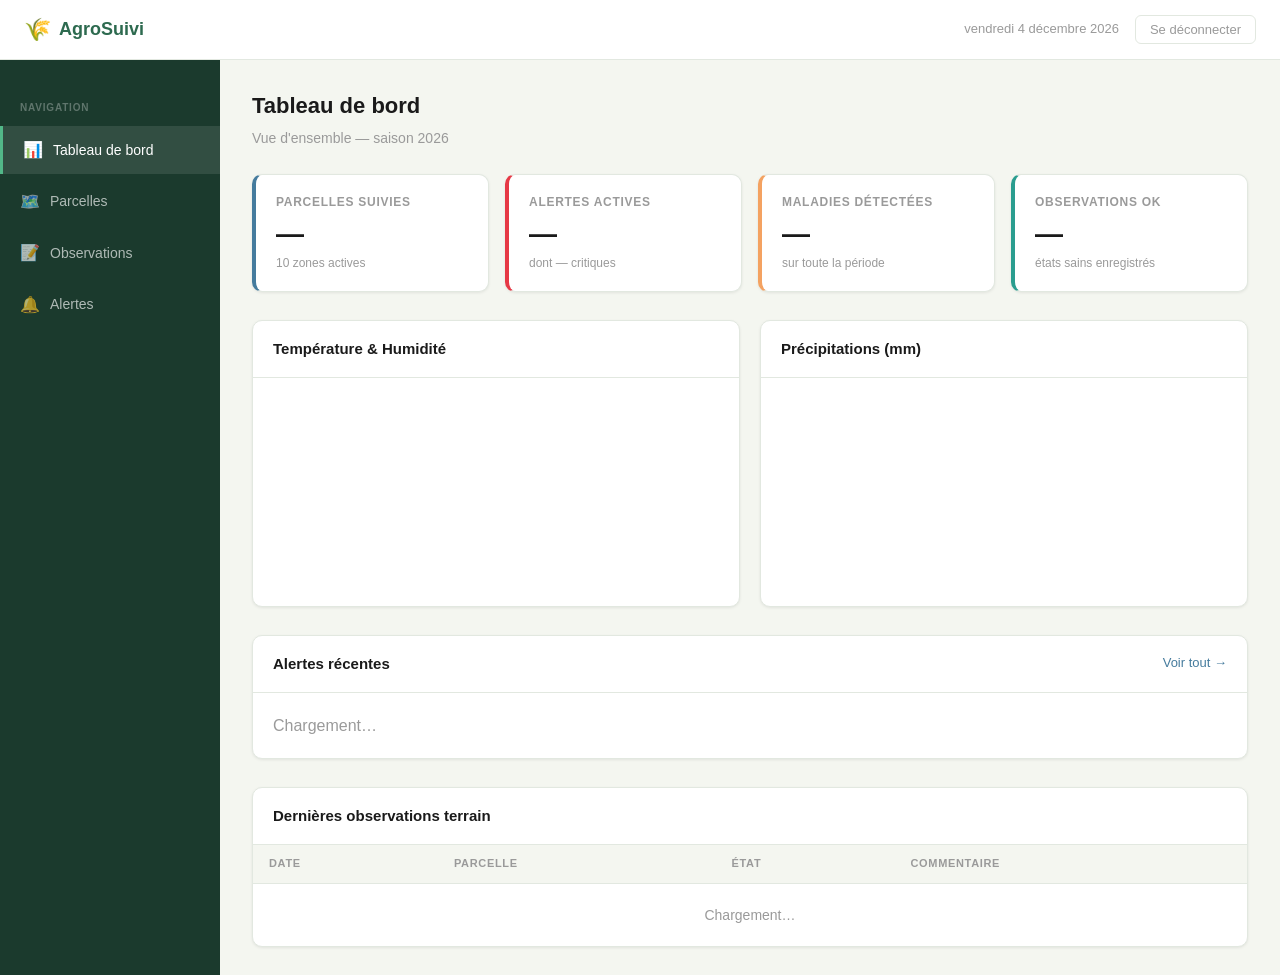
<file: frontend/index.html>
<!DOCTYPE html>
<html lang="fr">
<head>
  <meta charset="UTF-8">
  <meta name="viewport" content="width=device-width, initial-scale=1.0">
  <title>AgroSuivi — Tableau de bord</title>
  <meta name="description" content="Plateforme de suivi agricole : parcelles, météo, alertes et observations en temps réel.">
  <meta name="robots" content="index, follow">
  <meta property="og:title" content="AgroSuivi — Tableau de bord">
  <meta property="og:description" content="Suivi des cultures, alertes et météo agricole.">
  <meta property="og:type" content="website">
  <link rel="icon" href="data:image/svg+xml,<svg xmlns='http://www.w3.org/2000/svg' viewBox='0 0 100 100'><text y='.9em' font-size='90'>🌾</text></svg>">
  <link rel="stylesheet" href="css/reset.css">
  <link rel="stylesheet" href="css/variables.css">
  <link rel="stylesheet" href="css/main.css">
</head>
<body>
<div class="app-layout">

  <header class="topbar">
    <div class="topbar-logo"><span>🌾</span> AgroSuivi</div>
    <div class="topbar-right">
      <div class="topbar-date" id="topbar-date"></div>
      <button class="btn-logout" onclick="logout()">Se déconnecter</button>
    </div>
  </header>

  <nav class="sidebar">
    <div class="nav-section">Navigation</div>
    <a href="index.html"        class="nav-item active"><span class="nav-icon">📊</span> Tableau de bord</a>
    <a href="parcelles.html"    class="nav-item"><span class="nav-icon">🗺️</span> Parcelles</a>
    <a href="observations.html" class="nav-item"><span class="nav-icon">📝</span> Observations</a>
    <a href="alertes.html"      class="nav-item"><span class="nav-icon">🔔</span> Alertes</a>
  </nav>

  <main class="main-content">
    <h1 class="page-title">Tableau de bord</h1>
    <p class="page-subtitle">Vue d'ensemble — saison 2026</p>

    <div class="kpi-grid">
      <div class="kpi-card info">
        <div class="kpi-label">Parcelles suivies</div>
        <div class="kpi-value" id="kpi-parcelles">—</div>
        <div class="kpi-sub">10 zones actives</div>
      </div>
      <div class="kpi-card danger">
        <div class="kpi-label">Alertes actives</div>
        <div class="kpi-value" id="kpi-alertes">—</div>
        <div class="kpi-sub">dont <span id="kpi-critiques">—</span> critiques</div>
      </div>
      <div class="kpi-card warning">
        <div class="kpi-label">Maladies détectées</div>
        <div class="kpi-value" id="kpi-maladies">—</div>
        <div class="kpi-sub">sur toute la période</div>
      </div>
      <div class="kpi-card success">
        <div class="kpi-label">Observations OK</div>
        <div class="kpi-value" id="kpi-ok">—</div>
        <div class="kpi-sub">états sains enregistrés</div>
      </div>
    </div>

    <div style="display:grid;grid-template-columns:1fr 1fr;gap:20px;margin-bottom:28px;">
      <div class="card">
        <div class="card-header">Température & Humidité</div>
        <div class="card-body"><canvas id="chart-meteo" height="180"></canvas></div>
      </div>
      <div class="card">
        <div class="card-header">Précipitations (mm)</div>
        <div class="card-body"><canvas id="chart-pluie" height="180"></canvas></div>
      </div>
    </div>

    <div class="card" style="margin-bottom:28px;">
      <div class="card-header">
        Alertes récentes
        <a href="alertes.html" style="font-size:13px;color:var(--color-info);font-weight:400;">Voir tout →</a>
      </div>
      <div class="card-body" id="alertes-container">
        <p style="color:var(--text-muted)">Chargement…</p>
      </div>
    </div>

    <div class="card">
      <div class="card-header">Dernières observations terrain</div>
      <div style="padding:0;">
        <table class="data-table">
          <thead><tr><th>Date</th><th>Parcelle</th><th>État</th><th>Commentaire</th></tr></thead>
          <tbody id="obs-tbody">
            <tr><td colspan="4" style="text-align:center;color:var(--text-muted);padding:20px;">Chargement…</td></tr>
          </tbody>
        </table>
      </div>
    </div>
  </main>
</div>

<script src="js/chart.umd.min.js"></script>
<script src="js/api.js"></script>
<script src="js/dashboard.js"></script>
</body>
</html>
</file>
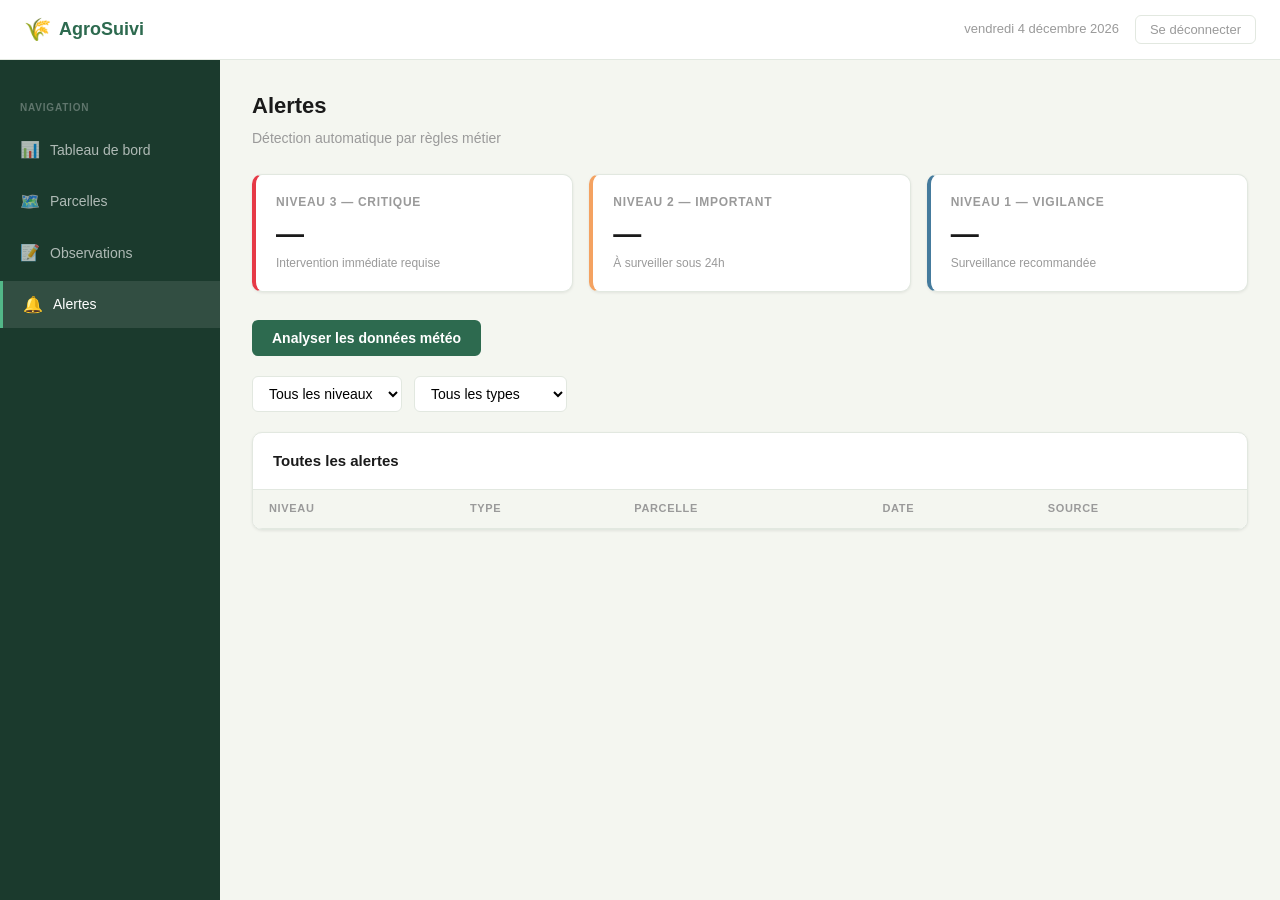
<file: frontend/alertes.html>
<!DOCTYPE html>
<html lang="fr">
<head>
  <meta charset="UTF-8">
  <meta name="viewport" content="width=device-width, initial-scale=1.0">
  <title>AgroSuivi — Alertes</title>
  <meta name="description" content="Alertes agricoles actives : risques maladies et stress hydrique.">
  <link rel="icon" href="data:image/svg+xml,<svg xmlns='http://www.w3.org/2000/svg' viewBox='0 0 100 100'><text y='.9em' font-size='90'>🌾</text></svg>">
  <link rel="stylesheet" href="css/reset.css">
  <link rel="stylesheet" href="css/variables.css">
  <link rel="stylesheet" href="css/main.css">
</head>
<body>
<div class="app-layout">
  <header class="topbar">
    <div class="topbar-logo"><span>🌾</span> AgroSuivi</div>
    <div class="topbar-right">
      <div class="topbar-date" id="topbar-date"></div>
      <button class="btn-logout" onclick="logout()">Se déconnecter</button>
    </div>
  </header>
  <nav class="sidebar">
    <div class="nav-section">Navigation</div>
    <a href="index.html"        class="nav-item"><span class="nav-icon">📊</span> Tableau de bord</a>
    <a href="parcelles.html"    class="nav-item"><span class="nav-icon">🗺️</span> Parcelles</a>
    <a href="observations.html" class="nav-item"><span class="nav-icon">📝</span> Observations</a>
    <a href="alertes.html"      class="nav-item active"><span class="nav-icon">🔔</span> Alertes</a>
  </nav>
  <main class="main-content">
    <h1 class="page-title">Alertes</h1>
    <p class="page-subtitle">Détection automatique par règles métier</p>

    <div class="kpi-grid" style="grid-template-columns:repeat(3,1fr);">
      <div class="kpi-card danger">
        <div class="kpi-label">Niveau 3 — Critique</div>
        <div class="kpi-value" id="count-3">—</div>
        <div class="kpi-sub">Intervention immédiate requise</div>
      </div>
      <div class="kpi-card warning">
        <div class="kpi-label">Niveau 2 — Important</div>
        <div class="kpi-value" id="count-2">—</div>
        <div class="kpi-sub">À surveiller sous 24h</div>
      </div>
      <div class="kpi-card info">
        <div class="kpi-label">Niveau 1 — Vigilance</div>
        <div class="kpi-value" id="count-1">—</div>
        <div class="kpi-sub">Surveillance recommandée</div>
      </div>
    </div>

    <div style="margin-bottom:20px;display:flex;align-items:center;gap:12px;flex-wrap:wrap;">
      <button onclick="lancerAnalyse()"
        style="padding:10px 20px;background:var(--color-primary);color:#fff;border:none;border-radius:var(--radius-sm);font-size:14px;font-weight:600;">
        Analyser les données météo
      </button>
      <span id="analyse-msg" style="font-size:13px;color:var(--text-muted);"></span>
    </div>

    <div style="display:flex;gap:12px;margin-bottom:20px;flex-wrap:wrap;">
      <select id="filtre-niveau" style="padding:8px 12px;border:1px solid var(--border);border-radius:var(--radius-sm);font-size:14px;background:var(--bg-card);">
        <option value="">Tous les niveaux</option>
        <option value="3">Critique (3)</option>
        <option value="2">Important (2)</option>
        <option value="1">Vigilance (1)</option>
      </select>
      <select id="filtre-type" style="padding:8px 12px;border:1px solid var(--border);border-radius:var(--radius-sm);font-size:14px;background:var(--bg-card);">
        <option value="">Tous les types</option>
        <option>Risque maladie</option><option>Stress hydrique</option>
        <option>Excès eau</option><option>Maladie détectée</option>
      </select>
    </div>

    <div class="card">
      <div class="card-header">Toutes les alertes</div>
      <div style="padding:0;">
        <table class="data-table">
          <thead><tr><th>Niveau</th><th>Type</th><th>Parcelle</th><th>Date</th><th>Source</th></tr></thead>
          <tbody id="alertes-tbody"></tbody>
        </table>
      </div>
    </div>
  </main>
</div>
<script src="js/api.js"></script>
<script src="js/alertes.js"></script>
</body>
</html>
</file>
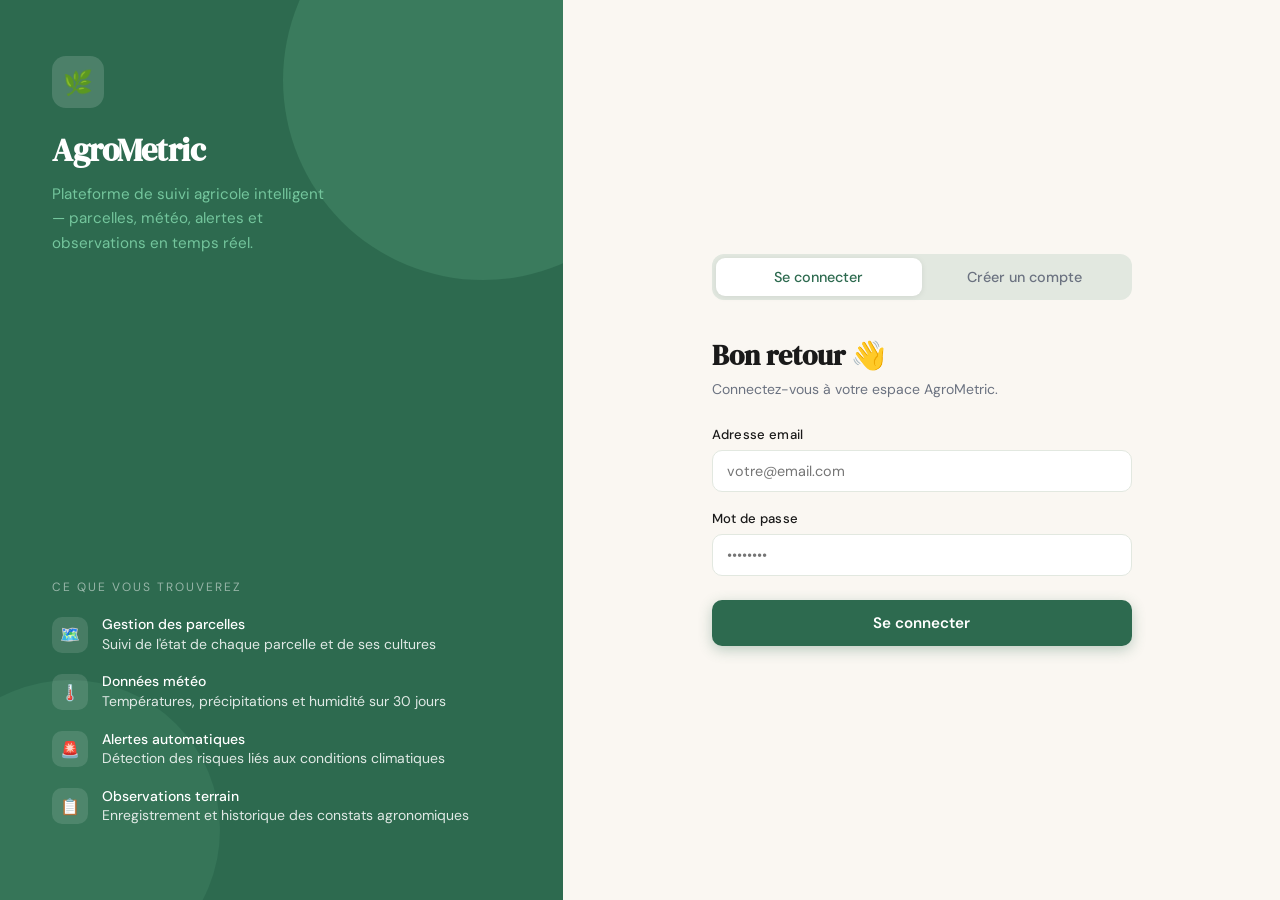
<file: frontend/login.html>
<!DOCTYPE html>
<html lang="fr">
<head>
  <meta charset="UTF-8" />
  <meta name="viewport" content="width=device-width, initial-scale=1.0" />
  <title>AgroMetric — Connexion</title>
  <link href="https://fonts.googleapis.com/css2?family=DM+Sans:ital,wght@0,300;0,400;0,500;0,600;1,400&family=DM+Serif+Display&display=swap" rel="stylesheet" />
  <style>
    *, *::before, *::after { box-sizing: border-box; margin: 0; padding: 0; }

    :root {
      --green:      #2d6a4f;
      --green-mid:  #40916c;
      --green-light:#74c69d;
      --green-pale: #d8f3dc;
      --soil:       #a0522d;
      --cream:      #faf7f2;
      --white:      #ffffff;
      --text:       #1a1a1a;
      --muted:      #6b7280;
      --border:     #e2e8e0;
      --error:      #dc2626;
      --success:    #16a34a;
      --shadow:     0 4px 24px rgba(45,106,79,0.10);
    }

    body {
      font-family: 'DM Sans', sans-serif;
      background: var(--cream);
      color: var(--text);
      min-height: 100vh;
      display: flex;
      align-items: stretch;
    }

    /* ── LEFT PANEL ── */
    .panel-left {
      width: 44%;
      background: var(--green);
      display: flex;
      flex-direction: column;
      justify-content: space-between;
      padding: 56px 52px;
      position: relative;
      overflow: hidden;
    }

    .panel-left::before {
      content: '';
      position: absolute;
      top: -120px; right: -120px;
      width: 400px; height: 400px;
      border-radius: 50%;
      background: rgba(116,198,157,0.18);
    }

    .panel-left::after {
      content: '';
      position: absolute;
      bottom: -80px; left: -80px;
      width: 300px; height: 300px;
      border-radius: 50%;
      background: rgba(116,198,157,0.12);
    }

    .brand {
      position: relative; z-index: 1;
    }

    .brand-icon {
      width: 52px; height: 52px;
      background: rgba(255,255,255,0.15);
      border-radius: 14px;
      display: flex; align-items: center; justify-content: center;
      margin-bottom: 20px;
      font-size: 24px;
    }

    .brand h1 {
      font-family: 'DM Serif Display', serif;
      font-size: 2rem;
      color: #fff;
      letter-spacing: -0.5px;
      margin-bottom: 10px;
    }

    .brand p {
      color: var(--green-light);
      font-size: 0.95rem;
      line-height: 1.6;
      max-width: 280px;
    }

    .features {
      position: relative; z-index: 1;
    }

    .features-title {
      color: rgba(255,255,255,0.5);
      font-size: 0.75rem;
      text-transform: uppercase;
      letter-spacing: 2px;
      margin-bottom: 20px;
    }

    .feature-item {
      display: flex;
      align-items: center;
      gap: 14px;
      margin-bottom: 18px;
    }

    .feature-dot {
      width: 36px; height: 36px;
      min-width: 36px;
      background: rgba(255,255,255,0.12);
      border-radius: 10px;
      display: flex; align-items: center; justify-content: center;
      font-size: 16px;
    }

    .feature-text {
      color: rgba(255,255,255,0.85);
      font-size: 0.875rem;
      line-height: 1.4;
    }

    .feature-text strong {
      color: #fff;
      display: block;
      font-weight: 500;
    }

    /* ── RIGHT PANEL ── */
    .panel-right {
      flex: 1;
      display: flex;
      align-items: center;
      justify-content: center;
      padding: 48px 40px;
    }

    .card {
      width: 100%;
      max-width: 420px;
    }

    /* ── TABS ── */
    .tabs {
      display: flex;
      background: var(--border);
      border-radius: 12px;
      padding: 4px;
      margin-bottom: 36px;
    }

    .tab-btn {
      flex: 1;
      padding: 10px 0;
      border: none;
      background: transparent;
      border-radius: 9px;
      font-family: 'DM Sans', sans-serif;
      font-size: 0.9rem;
      font-weight: 500;
      color: var(--muted);
      cursor: pointer;
      transition: all .2s;
    }

    .tab-btn.active {
      background: var(--white);
      color: var(--green);
      box-shadow: 0 1px 6px rgba(0,0,0,0.08);
    }

    /* ── FORM ── */
    .form-title {
      font-family: 'DM Serif Display', serif;
      font-size: 1.75rem;
      color: var(--text);
      margin-bottom: 6px;
    }

    .form-subtitle {
      color: var(--muted);
      font-size: 0.875rem;
      margin-bottom: 28px;
    }

    .form-panel { display: none; }
    .form-panel.active { display: block; }

    .form-row {
      display: flex;
      gap: 14px;
    }

    .form-group {
      margin-bottom: 18px;
      flex: 1;
    }

    label {
      display: block;
      font-size: 0.82rem;
      font-weight: 500;
      color: var(--text);
      margin-bottom: 7px;
      letter-spacing: 0.3px;
    }

    input {
      width: 100%;
      padding: 11px 14px;
      border: 1.5px solid var(--border);
      border-radius: 10px;
      font-family: 'DM Sans', sans-serif;
      font-size: 0.9rem;
      color: var(--text);
      background: var(--white);
      outline: none;
      transition: border-color .2s, box-shadow .2s;
    }

    input:focus {
      border-color: var(--green-mid);
      box-shadow: 0 0 0 3px rgba(64,145,108,0.12);
    }

    input.error-field { border-color: var(--error); }

    .btn-submit {
      width: 100%;
      padding: 13px;
      background: var(--green);
      color: #fff;
      border: none;
      border-radius: 10px;
      font-family: 'DM Sans', sans-serif;
      font-size: 0.95rem;
      font-weight: 600;
      cursor: pointer;
      margin-top: 6px;
      transition: background .2s, transform .1s, box-shadow .2s;
      box-shadow: 0 4px 14px rgba(45,106,79,0.3);
    }

    .btn-submit:hover { background: var(--green-mid); box-shadow: 0 6px 18px rgba(45,106,79,0.35); }
    .btn-submit:active { transform: scale(0.99); }
    .btn-submit:disabled { opacity: .6; cursor: not-allowed; }

    /* ── MESSAGES ── */
    .msg {
      padding: 11px 14px;
      border-radius: 9px;
      font-size: 0.875rem;
      margin-bottom: 16px;
      display: none;
    }

    .msg.error   { background: #fef2f2; color: var(--error);   border: 1px solid #fecaca; display: block; }
    .msg.success { background: #f0fdf4; color: var(--success);  border: 1px solid #bbf7d0; display: block; }

    /* ── DIVIDER ── */
    .divider {
      display: flex;
      align-items: center;
      gap: 12px;
      margin: 20px 0;
      color: var(--muted);
      font-size: 0.8rem;
    }

    .divider::before, .divider::after {
      content: '';
      flex: 1;
      height: 1px;
      background: var(--border);
    }

    /* ── RESPONSIVE ── */
    @media (max-width: 768px) {
      body { flex-direction: column; }
      .panel-left { width: 100%; padding: 36px 28px; min-height: auto; }
      .features { display: none; }
      .panel-right { padding: 36px 24px; }
    }
  </style>
</head>
<body>

  <!-- PANNEAU GAUCHE -->
  <div class="panel-left">
    <div class="brand">
      <div class="brand-icon">🌿</div>
      <h1>AgroMetric</h1>
      <p>Plateforme de suivi agricole intelligent — parcelles, météo, alertes et observations en temps réel.</p>
    </div>

    <div class="features">
      <p class="features-title">Ce que vous trouverez</p>

      <div class="feature-item">
        <div class="feature-dot">🗺️</div>
        <div class="feature-text">
          <strong>Gestion des parcelles</strong>
          Suivi de l'état de chaque parcelle et de ses cultures
        </div>
      </div>

      <div class="feature-item">
        <div class="feature-dot">🌡️</div>
        <div class="feature-text">
          <strong>Données météo</strong>
          Températures, précipitations et humidité sur 30 jours
        </div>
      </div>

      <div class="feature-item">
        <div class="feature-dot">🚨</div>
        <div class="feature-text">
          <strong>Alertes automatiques</strong>
          Détection des risques liés aux conditions climatiques
        </div>
      </div>

      <div class="feature-item">
        <div class="feature-dot">📋</div>
        <div class="feature-text">
          <strong>Observations terrain</strong>
          Enregistrement et historique des constats agronomiques
        </div>
      </div>
    </div>
  </div>

  <!-- PANNEAU DROIT -->
  <div class="panel-right">
    <div class="card">

      <!-- Tabs -->
      <div class="tabs">
        <button class="tab-btn active" onclick="switchTab('login')">Se connecter</button>
        <button class="tab-btn" onclick="switchTab('register')">Créer un compte</button>
      </div>

      <!-- ── CONNEXION ── -->
      <div class="form-panel active" id="panel-login">
        <h2 class="form-title">Bon retour 👋</h2>
        <p class="form-subtitle">Connectez-vous à votre espace AgroMetric.</p>

        <div class="msg" id="login-msg"></div>

        <div class="form-group">
          <label for="login-email">Adresse email</label>
          <input type="email" id="login-email" placeholder="votre@email.com" autocomplete="email" />
        </div>

        <div class="form-group">
          <label for="login-password">Mot de passe</label>
          <input type="password" id="login-password" placeholder="••••••••" autocomplete="current-password" />
        </div>

        <button class="btn-submit" id="btn-login" onclick="handleLogin()">Se connecter</button>
      </div>

      <!-- ── INSCRIPTION ── -->
      <div class="form-panel" id="panel-register">
        <h2 class="form-title">Créer un compte</h2>
        <p class="form-subtitle">Rejoignez AgroMetric en quelques secondes.</p>

        <div class="msg" id="register-msg"></div>

        <div class="form-row">
          <div class="form-group">
            <label for="reg-prenom">Prénom</label>
            <input type="text" id="reg-prenom" placeholder="Jean" />
          </div>
          <div class="form-group">
            <label for="reg-nom">Nom</label>
            <input type="text" id="reg-nom" placeholder="Dupont" />
          </div>
        </div>

        <div class="form-group">
          <label for="reg-email">Adresse email</label>
          <input type="email" id="reg-email" placeholder="votre@email.com" autocomplete="email" />
        </div>

        <div class="form-group">
          <label for="reg-password">Mot de passe <span style="color:var(--muted);font-weight:400">(6 caractères min.)</span></label>
          <input type="password" id="reg-password" placeholder="••••••••" autocomplete="new-password" />
        </div>

        <div class="form-group">
          <label for="reg-confirm">Confirmer le mot de passe</label>
          <input type="password" id="reg-confirm" placeholder="••••••••" autocomplete="new-password" />
        </div>

        <button class="btn-submit" id="btn-register" onclick="handleRegister()">Créer mon compte</button>
      </div>

    </div>
  </div>

  <script>
    // ── Adresse de l'API (même origin si servi par Nginx, sinon VM IP)
    const API_BASE = 'http://192.168.16.134/api';

    // ── Switcher onglets ──────────────────────────────────────
    function switchTab(tab) {
      document.querySelectorAll('.tab-btn').forEach((b, i) => {
        b.classList.toggle('active', (i === 0 && tab === 'login') || (i === 1 && tab === 'register'));
      });
      document.getElementById('panel-login').classList.toggle('active', tab === 'login');
      document.getElementById('panel-register').classList.toggle('active', tab === 'register');
      clearMessages();
    }

    function clearMessages() {
      ['login-msg', 'register-msg'].forEach(id => {
        const el = document.getElementById(id);
        el.className = 'msg';
        el.textContent = '';
      });
    }

    function showMsg(id, text, type) {
      const el = document.getElementById(id);
      el.textContent = text;
      el.className = 'msg ' + type;
    }

    // ── Connexion ─────────────────────────────────────────────
    async function handleLogin() {
      const email    = document.getElementById('login-email').value.trim();
      const password = document.getElementById('login-password').value;

      if (!email || !password) {
        showMsg('login-msg', 'Veuillez remplir tous les champs.', 'error');
        return;
      }

      const btn = document.getElementById('btn-login');
      btn.disabled = true;
      btn.textContent = 'Connexion…';

      try {
        const res = await fetch(`${API_BASE}/auth/login`, {
          method: 'POST',
          headers: { 'Content-Type': 'application/json' },
          body: JSON.stringify({ email, password })
        });

        const data = await res.json();

        if (!res.ok) {
          showMsg('login-msg', data.error || 'Erreur de connexion.', 'error');
        } else {
          // Sauvegarde de la session dans localStorage
          localStorage.setItem('agro_user', JSON.stringify(data.user));
          showMsg('login-msg', `Bienvenue, ${data.user.prenom} ! Redirection…`, 'success');
          setTimeout(() => { window.location.href = 'index.html'; }, 1200);
        }
      } catch (err) {
        showMsg('login-msg', 'Impossible de contacter le serveur. Vérifiez votre connexion.', 'error');
      } finally {
        btn.disabled = false;
        btn.textContent = 'Se connecter';
      }
    }

    // ── Inscription ───────────────────────────────────────────
    async function handleRegister() {
      const nom      = document.getElementById('reg-nom').value.trim();
      const prenom   = document.getElementById('reg-prenom').value.trim();
      const email    = document.getElementById('reg-email').value.trim();
      const password = document.getElementById('reg-password').value;
      const confirm  = document.getElementById('reg-confirm').value;

      if (!nom || !prenom || !email || !password || !confirm) {
        showMsg('register-msg', 'Veuillez remplir tous les champs.', 'error');
        return;
      }

      if (password.length < 6) {
        showMsg('register-msg', 'Le mot de passe doit contenir au moins 6 caractères.', 'error');
        return;
      }

      if (password !== confirm) {
        showMsg('register-msg', 'Les mots de passe ne correspondent pas.', 'error');
        return;
      }

      const btn = document.getElementById('btn-register');
      btn.disabled = true;
      btn.textContent = 'Création…';

      try {
        const res = await fetch(`${API_BASE}/auth/register`, {
          method: 'POST',
          headers: { 'Content-Type': 'application/json' },
          body: JSON.stringify({ nom, prenom, email, password })
        });

        const data = await res.json();

        if (!res.ok) {
          showMsg('register-msg', data.error || 'Erreur lors de la création du compte.', 'error');
        } else {
          showMsg('register-msg', 'Compte créé avec succès ! Vous pouvez maintenant vous connecter.', 'success');
          setTimeout(() => switchTab('login'), 1800);
        }
      } catch (err) {
        showMsg('register-msg', 'Impossible de contacter le serveur.', 'error');
      } finally {
        btn.disabled = false;
        btn.textContent = 'Créer mon compte';
      }
    }

    // ── Touche Entrée ─────────────────────────────────────────
    document.addEventListener('keydown', (e) => {
      if (e.key !== 'Enter') return;
      if (document.getElementById('panel-login').classList.contains('active')) {
        handleLogin();
      } else {
        handleRegister();
      }
    });

    // ── Si déjà connecté, rediriger vers le dashboard ─────────
    if (localStorage.getItem('agro_user')) {
      window.location.href = 'index.html';
    }
  </script>

</body>
</html>
</file>
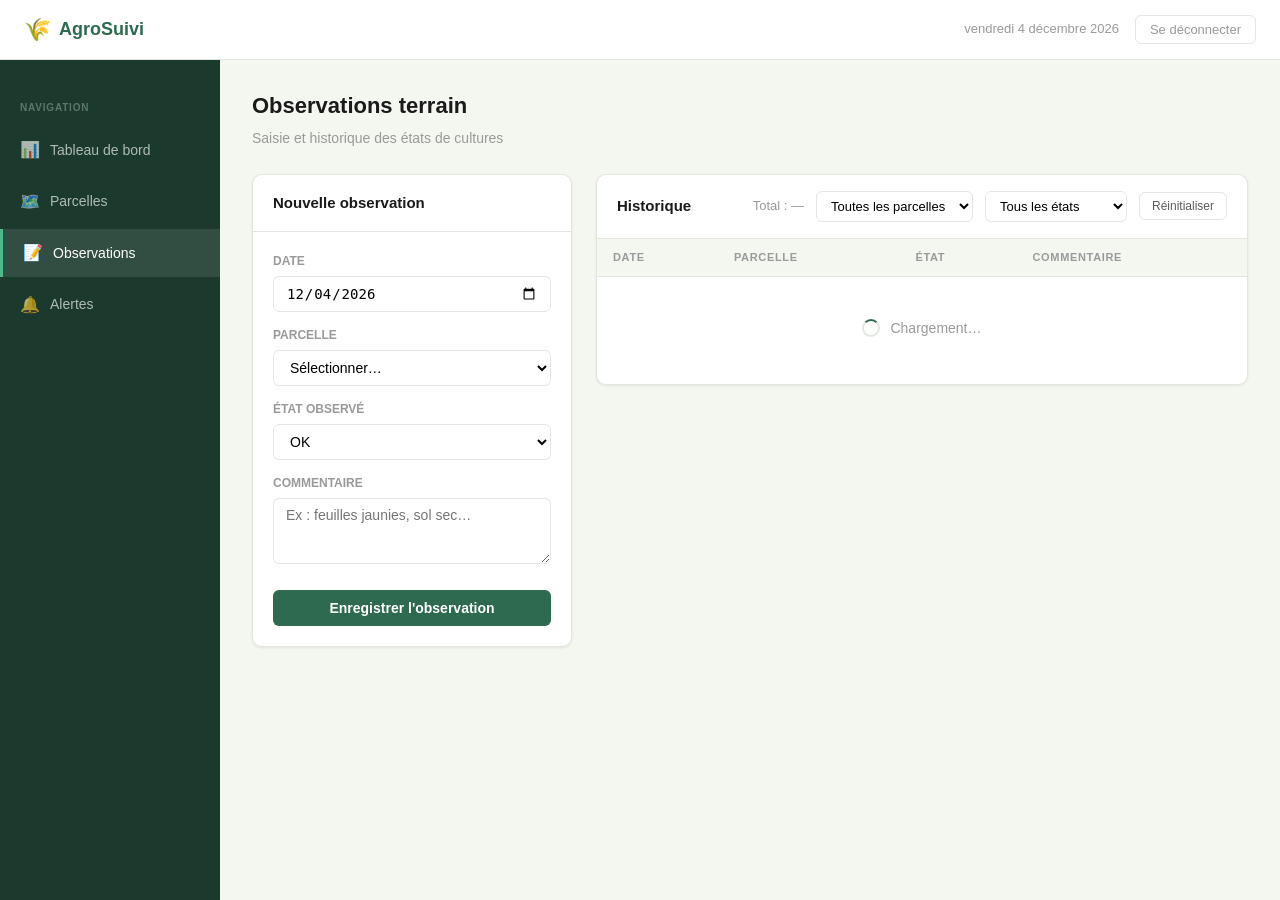
<file: frontend/observations.html>
<!DOCTYPE html>
<html lang="fr">
<head>
  <meta charset="UTF-8">
  <meta name="viewport" content="width=device-width, initial-scale=1.0">
  <title>AgroSuivi — Observations</title>
  <meta name="description" content="Saisie et historique des observations terrain.">
  <link rel="icon" href="data:image/svg+xml,<svg xmlns='http://www.w3.org/2000/svg' viewBox='0 0 100 100'><text y='.9em' font-size='90'>🌾</text></svg>">
  <link rel="stylesheet" href="css/reset.css">
  <link rel="stylesheet" href="css/variables.css">
  <link rel="stylesheet" href="css/main.css">
  <style>
    @keyframes spin { to { transform: rotate(360deg); } }
  </style>
</head>
<body>
<div class="app-layout">
  <header class="topbar">
    <div class="topbar-logo"><span>🌾</span> AgroSuivi</div>
    <div class="topbar-right">
      <div class="topbar-date" id="topbar-date"></div>
      <button class="btn-logout" onclick="logout()">Se déconnecter</button>
    </div>
  </header>
  <nav class="sidebar">
    <div class="nav-section">Navigation</div>
    <a href="index.html"        class="nav-item"><span class="nav-icon">📊</span> Tableau de bord</a>
    <a href="parcelles.html"    class="nav-item"><span class="nav-icon">🗺️</span> Parcelles</a>
    <a href="observations.html" class="nav-item active"><span class="nav-icon">📝</span> Observations</a>
    <a href="alertes.html"      class="nav-item"><span class="nav-icon">🔔</span> Alertes</a>
  </nav>
  <main class="main-content">
    <h1 class="page-title">Observations terrain</h1>
    <p class="page-subtitle">Saisie et historique des états de cultures</p>

    <div style="display:grid;grid-template-columns:320px 1fr;gap:24px;align-items:start;">

      <div class="card">
        <div class="card-header">Nouvelle observation</div>
        <div class="card-body">
          <div id="form-msg" style="display:none;padding:10px 14px;border-radius:var(--radius-sm);margin-bottom:14px;font-size:14px;"></div>
          <div style="margin-bottom:14px;">
            <label style="font-size:12px;font-weight:600;color:var(--text-muted);display:block;margin-bottom:5px;">DATE</label>
            <input type="date" id="obs-date" style="width:100%;padding:8px 12px;border:1px solid var(--border);border-radius:var(--radius-sm);font-size:14px;">
          </div>
          <div style="margin-bottom:14px;">
            <label style="font-size:12px;font-weight:600;color:var(--text-muted);display:block;margin-bottom:5px;">PARCELLE</label>
            <select id="obs-parcelle" style="width:100%;padding:8px 12px;border:1px solid var(--border);border-radius:var(--radius-sm);font-size:14px;background:var(--bg-card);">
              <option value="">Sélectionner…</option>
            </select>
          </div>
          <div style="margin-bottom:14px;">
            <label style="font-size:12px;font-weight:600;color:var(--text-muted);display:block;margin-bottom:5px;">ÉTAT OBSERVÉ</label>
            <select id="obs-etat" style="width:100%;padding:8px 12px;border:1px solid var(--border);border-radius:var(--radius-sm);font-size:14px;background:var(--bg-card);">
              <option value="OK">OK</option>
              <option value="Risque maladie">Risque maladie</option>
              <option value="Maladie détectée">Maladie détectée</option>
              <option value="Stress hydrique">Stress hydrique</option>
            </select>
          </div>
          <div style="margin-bottom:18px;">
            <label style="font-size:12px;font-weight:600;color:var(--text-muted);display:block;margin-bottom:5px;">COMMENTAIRE</label>
            <textarea id="obs-commentaire" rows="3" placeholder="Ex : feuilles jaunies, sol sec…"
              style="width:100%;padding:8px 12px;border:1px solid var(--border);border-radius:var(--radius-sm);font-size:14px;resize:vertical;font-family:inherit;"></textarea>
          </div>
          <button onclick="submitObservation()"
            style="width:100%;padding:10px;background:var(--color-primary);color:#fff;border:none;border-radius:var(--radius-sm);font-size:14px;font-weight:600;cursor:pointer;">
            Enregistrer l'observation
          </button>
        </div>
      </div>

      <div class="card">
        <div class="card-header">
          Historique
          <div style="display:flex;align-items:center;gap:12px;">
            <span id="obs-total" style="font-size:13px;color:var(--text-muted);font-weight:400;">Total : —</span>
            <select id="filtre-parcelle" style="padding:6px 10px;border:1px solid var(--border);border-radius:var(--radius-sm);font-size:13px;background:var(--bg-card);">
              <option value="">Toutes les parcelles</option>
            </select>
            <select id="filtre-etat" style="padding:6px 10px;border:1px solid var(--border);border-radius:var(--radius-sm);font-size:13px;background:var(--bg-card);">
              <option value="">Tous les états</option>
              <option>OK</option><option>Risque maladie</option>
              <option>Maladie détectée</option><option>Stress hydrique</option>
            </select>
            <button onclick="resetFiltres()"
              style="padding:6px 12px;border:1px solid var(--border);border-radius:var(--radius-sm);font-size:12px;background:var(--bg-card);color:var(--text-secondary);cursor:pointer;white-space:nowrap;">
              Réinitialiser
            </button>
          </div>
        </div>
        <div style="padding:0;">
          <table class="data-table">
            <thead><tr><th>Date</th><th>Parcelle</th><th>État</th><th>Commentaire</th></tr></thead>
            <tbody id="obs-tbody"></tbody>
          </table>
        </div>
      </div>

    </div>
  </main>
</div>
<script src="js/api.js"></script>
<script src="js/observations.js"></script>
</body>
</html>
</file>
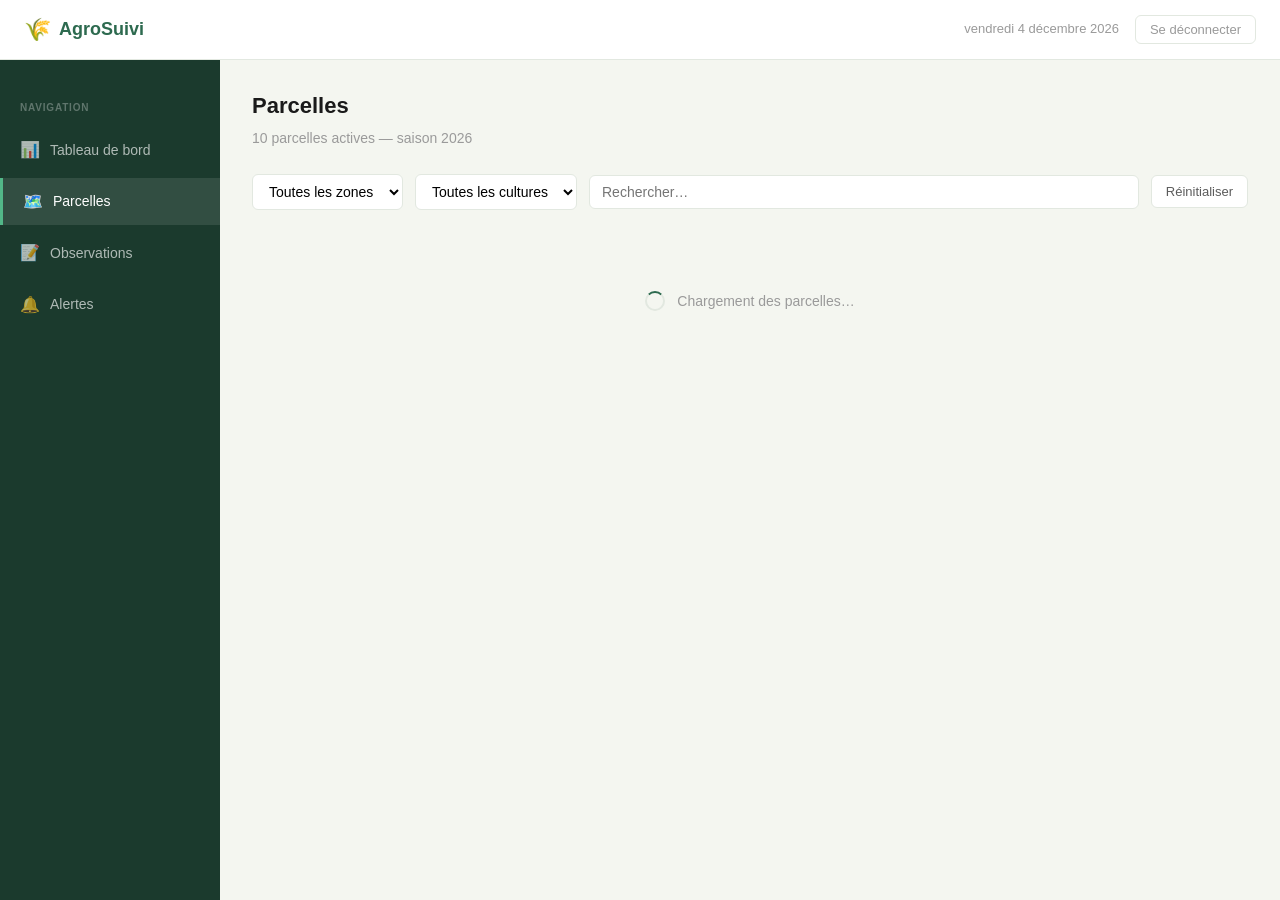
<file: frontend/parcelles.html>
<!DOCTYPE html>
<html lang="fr">
<head>
  <meta charset="UTF-8">
  <meta name="viewport" content="width=device-width, initial-scale=1.0">
  <title>AgroSuivi — Parcelles</title>
  <meta name="description" content="Gestion et suivi des parcelles agricoles.">
  <link rel="icon" href="data:image/svg+xml,<svg xmlns='http://www.w3.org/2000/svg' viewBox='0 0 100 100'><text y='.9em' font-size='90'>🌾</text></svg>">
  <link rel="stylesheet" href="css/reset.css">
  <link rel="stylesheet" href="css/variables.css">
  <link rel="stylesheet" href="css/main.css">
  <style>
    @keyframes spin { to { transform: rotate(360deg); } }
  </style>
</head>
<body>
<div class="app-layout">
  <header class="topbar">
    <div class="topbar-logo"><span>🌾</span> AgroSuivi</div>
    <div class="topbar-right">
      <div class="topbar-date" id="topbar-date"></div>
      <button class="btn-logout" onclick="logout()">Se déconnecter</button>
    </div>
  </header>
  <nav class="sidebar">
    <div class="nav-section">Navigation</div>
    <a href="index.html"        class="nav-item"><span class="nav-icon">📊</span> Tableau de bord</a>
    <a href="parcelles.html"    class="nav-item active"><span class="nav-icon">🗺️</span> Parcelles</a>
    <a href="observations.html" class="nav-item"><span class="nav-icon">📝</span> Observations</a>
    <a href="alertes.html"      class="nav-item"><span class="nav-icon">🔔</span> Alertes</a>
  </nav>
  <main class="main-content">
    <h1 class="page-title">Parcelles</h1>
    <p class="page-subtitle">10 parcelles actives — saison 2026</p>

    <div style="display:flex;gap:12px;margin-bottom:20px;flex-wrap:wrap;align-items:center;">
      <select id="filtre-zone" style="padding:8px 12px;border:1px solid var(--border);border-radius:var(--radius-sm);font-size:14px;background:var(--bg-card);">
        <option value="">Toutes les zones</option>
        <option>Zone A</option><option>Zone B</option><option>Zone C</option><option>Zone D</option><option>Zone E</option>
      </select>
      <select id="filtre-culture" style="padding:8px 12px;border:1px solid var(--border);border-radius:var(--radius-sm);font-size:14px;background:var(--bg-card);">
        <option value="">Toutes les cultures</option>
        <option>Blé</option><option>Maïs</option><option>Orge</option><option>Tournesol</option><option>Colza</option>
      </select>
      <input type="text" id="filtre-search" placeholder="Rechercher…"
        style="padding:8px 12px;border:1px solid var(--border);border-radius:var(--radius-sm);font-size:14px;flex:1;min-width:160px;">
      <button onclick="resetFiltres()"
        style="padding:8px 14px;border:1px solid var(--border);border-radius:var(--radius-sm);font-size:13px;background:var(--bg-card);color:var(--text-secondary);cursor:pointer;white-space:nowrap;">
        Réinitialiser
      </button>
    </div>

    <div id="parcelles-grid" style="display:grid;grid-template-columns:repeat(auto-fill,minmax(280px,1fr));gap:16px;"></div>

    <div id="modal-overlay" style="display:none;position:fixed;inset:0;background:rgba(0,0,0,0.4);z-index:200;align-items:center;justify-content:center;padding:20px;">
      <div style="background:var(--bg-card);border-radius:var(--radius);width:100%;max-width:520px;overflow:hidden;">
        <div style="padding:18px 22px;border-bottom:1px solid var(--border);display:flex;justify-content:space-between;align-items:center;">
          <span id="modal-title" style="font-weight:700;font-size:17px;"></span>
          <button onclick="closeModal()" style="background:none;border:none;font-size:20px;color:var(--text-muted);cursor:pointer;">✕</button>
        </div>
        <div id="modal-body" style="padding:22px;"></div>
      </div>
    </div>
  </main>
</div>
<script src="js/api.js"></script>
<script src="js/parcelles.js"></script>
</body>
</html>
</file>
<file: frontend/css/variables.css>
:root {
  --color-primary:       #2D6A4F;
  --color-primary-light: #52B788;
  --color-danger:        #E63946;
  --color-warning:       #F4A261;
  --color-success:       #2A9D8F;
  --color-info:          #457B9D;

  --bg-page:    #F4F6F0;
  --bg-card:    #FFFFFF;
  --bg-sidebar: #1B3A2D;

  --text-primary:   #1A1A1A;
  --text-secondary: #5C5C5C;
  --text-muted:     #9A9A9A;

  --border:    #E2E8E0;
  --radius:    10px;
  --radius-sm: 6px;
  --shadow:    0 1px 3px rgba(0,0,0,0.08);
  --font:      'Inter', 'Segoe UI', sans-serif;
}
</file>
<file: frontend/css/main.css>
.app-layout {
  display: grid;
  grid-template-columns: 220px 1fr;
  grid-template-rows: 60px 1fr;
  min-height: 100vh;
}

/* Topbar */
.topbar {
  grid-column: 1 / -1;
  background: var(--bg-card);
  border-bottom: 1px solid var(--border);
  display: flex;
  align-items: center;
  justify-content: space-between;
  padding: 0 24px;
}
.topbar-logo {
  font-weight: 700;
  font-size: 18px;
  color: var(--color-primary);
  display: flex;
  align-items: center;
  gap: 8px;
}
.topbar-logo span { font-size: 22px; }
.topbar-date { font-size: 13px; color: var(--text-muted); }
.topbar-right { display: flex; align-items: center; gap: 16px; }
.btn-logout {
  padding: 6px 14px;
  font-size: 13px;
  font-weight: 500;
  color: var(--text-muted);
  background: transparent;
  border: 1px solid var(--border);
  border-radius: var(--radius-sm);
  cursor: pointer;
  transition: background 0.15s, color 0.15s;
}
.btn-logout:hover { background: var(--color-danger); color: #fff; border-color: var(--color-danger); }

/* Sidebar */
.sidebar {
  background: var(--bg-sidebar);
  padding: 24px 0;
  display: flex;
  flex-direction: column;
  gap: 4px;
}
.nav-section {
  font-size: 10px;
  font-weight: 700;
  letter-spacing: 0.08em;
  text-transform: uppercase;
  color: rgba(255,255,255,0.3);
  padding: 16px 20px 6px;
}
.nav-item {
  display: flex;
  align-items: center;
  gap: 10px;
  padding: 11px 20px;
  color: rgba(255,255,255,0.65);
  font-size: 14px;
  font-weight: 500;
  transition: background 0.15s, color 0.15s;
}
.nav-item:hover, .nav-item.active {
  background: rgba(255,255,255,0.1);
  color: #fff;
}
.nav-item.active { border-left: 3px solid var(--color-primary-light); }
.nav-icon { font-size: 16px; width: 20px; text-align: center; }

/* Contenu */
.main-content { padding: 28px 32px; overflow-y: auto; }
.page-title   { font-size: 22px; font-weight: 700; margin-bottom: 4px; }
.page-subtitle { font-size: 14px; color: var(--text-muted); margin-bottom: 24px; }

/* KPI */
.kpi-grid {
  display: grid;
  grid-template-columns: repeat(4, 1fr);
  gap: 16px;
  margin-bottom: 28px;
}
.kpi-card {
  background: var(--bg-card);
  border: 1px solid var(--border);
  border-radius: var(--radius);
  padding: 18px 20px;
  box-shadow: var(--shadow);
}
.kpi-label {
  font-size: 12px;
  font-weight: 600;
  text-transform: uppercase;
  letter-spacing: 0.06em;
  color: var(--text-muted);
  margin-bottom: 8px;
}
.kpi-value { font-size: 28px; font-weight: 700; line-height: 1; }
.kpi-sub   { font-size: 12px; color: var(--text-muted); margin-top: 6px; }
.kpi-card.danger  { border-left: 4px solid var(--color-danger); }
.kpi-card.warning { border-left: 4px solid var(--color-warning); }
.kpi-card.success { border-left: 4px solid var(--color-success); }
.kpi-card.info    { border-left: 4px solid var(--color-info); }

/* Cards */
.card {
  background: var(--bg-card);
  border: 1px solid var(--border);
  border-radius: var(--radius);
  box-shadow: var(--shadow);
  overflow: hidden;
}
.card-header {
  padding: 16px 20px;
  border-bottom: 1px solid var(--border);
  font-weight: 600;
  font-size: 15px;
  display: flex;
  align-items: center;
  justify-content: space-between;
}
.card-body { padding: 20px; }

/* Tableau */
.data-table { width: 100%; border-collapse: collapse; font-size: 14px; }
.data-table th {
  text-align: left;
  font-size: 11px;
  font-weight: 700;
  text-transform: uppercase;
  letter-spacing: 0.06em;
  color: var(--text-muted);
  padding: 10px 16px;
  background: var(--bg-page);
  border-bottom: 1px solid var(--border);
}
.data-table td {
  padding: 12px 16px;
  border-bottom: 1px solid var(--border);
}
.data-table tr:last-child td { border-bottom: none; }
.data-table tr:hover td { background: var(--bg-page); }

/* Badges */
.badge {
  display: inline-flex;
  align-items: center;
  gap: 4px;
  padding: 3px 10px;
  border-radius: 20px;
  font-size: 12px;
  font-weight: 600;
}
.badge-ok      { background:#D1FAE5; color:#065F46; }
.badge-risk    { background:#FEF3C7; color:#92400E; }
.badge-disease { background:#FEE2E2; color:#991B1B; }
.badge-stress  { background:#DBEAFE; color:#1E40AF; }

/* Alertes */
.alert-banner {
  padding: 12px 18px;
  border-radius: var(--radius-sm);
  font-size: 14px;
  font-weight: 500;
  display: flex;
  align-items: center;
  gap: 10px;
  margin-bottom: 10px;
}
.alert-1 { background:#FEF9C3; color:#854D0E; border-left:4px solid var(--color-warning); }
.alert-2 { background:#FFEDD5; color:#9A3412; border-left:4px solid #F97316; }
.alert-3 { background:#FEE2E2; color:#991B1B; border-left:4px solid var(--color-danger); }

/* Responsive */
@media (max-width: 900px) {
  .app-layout { grid-template-columns: 1fr; grid-template-rows: 60px auto 1fr; }
  .sidebar { flex-direction: row; padding: 8px 12px; overflow-x: auto; }
  .nav-section { display: none; }
  .nav-item { padding: 8px 12px; font-size: 12px; }
  .nav-item.active { border-left: none; border-bottom: 3px solid var(--color-primary-light); }
  .kpi-grid { grid-template-columns: repeat(2, 1fr); }
  .main-content { padding: 20px 16px; }
}
@media (max-width: 480px) {
  .kpi-grid { grid-template-columns: 1fr; }
}
</file>
